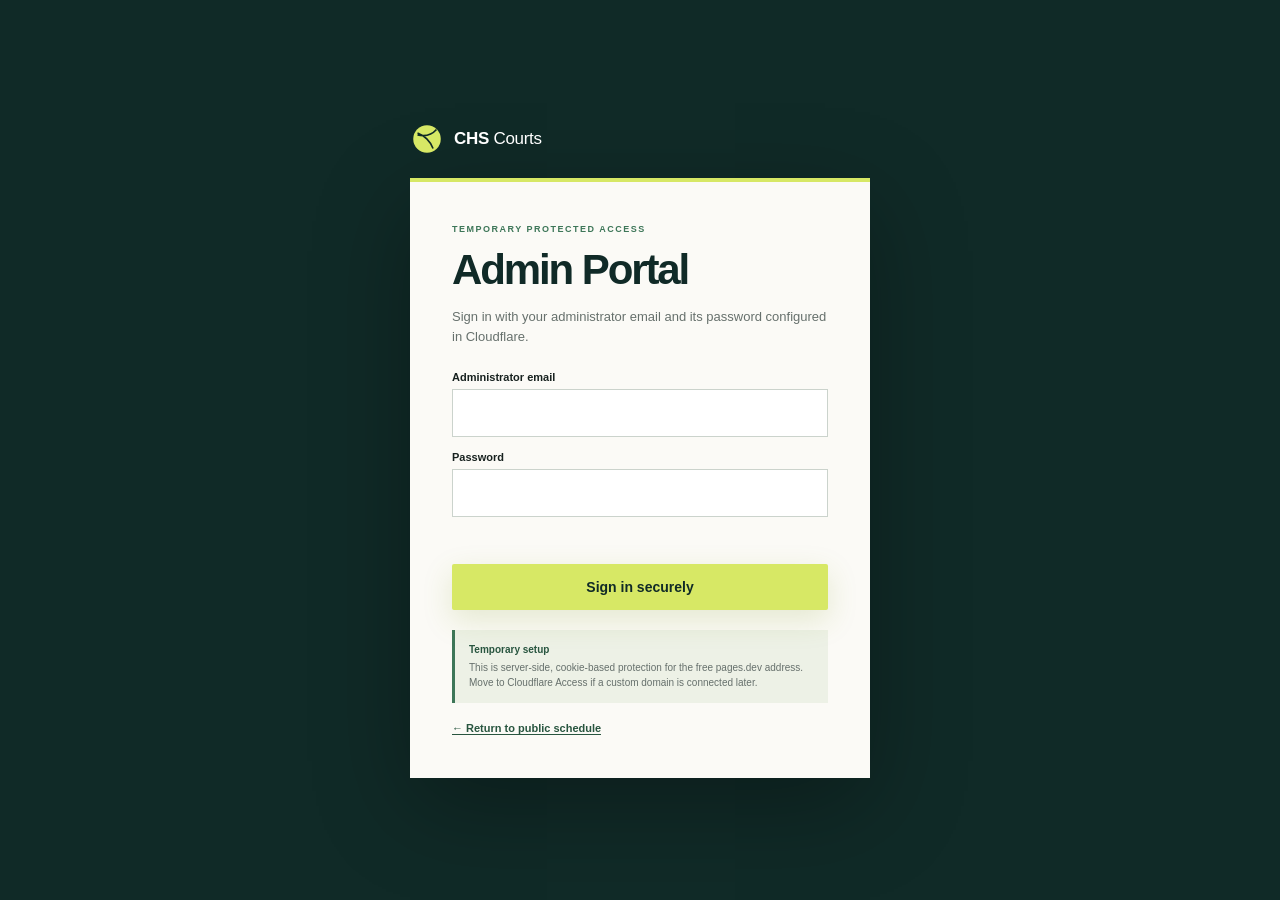
<file: admin-login.html>
<!DOCTYPE html>
<html lang="en">
<head>
  <meta charset="UTF-8" />
  <meta name="viewport" content="width=device-width, initial-scale=1.0" />
  <meta name="theme-color" content="#102a27" />
  <meta name="robots" content="noindex,nofollow" />
  <title>CHS Courts — Admin Sign In</title>
  <link rel="stylesheet" href="styles.css" />
  <link rel="stylesheet" href="admin.css" />
</head>
<body class="login-body">
  <main class="login-shell">
    <a class="brand login-brand" href="/" aria-label="Return to CHS Courts">
      <span class="brand-mark" aria-hidden="true"><svg viewBox="0 0 42 42"><circle cx="21" cy="21" r="17"/><path d="M9.3 13.5c8.1 2.8 16 10.5 19.2 19.2M32.7 9.3c-5.4 6.2-14 8.9-23.4 6.6"/></svg></span>
      <span><strong>CHS</strong> Courts</span>
    </a>
    <section class="login-card" aria-labelledby="loginHeading">
      <span class="admin-kicker">Temporary protected access</span>
      <h1 id="loginHeading">Admin Portal</h1>
      <p>Sign in with your administrator email and its password configured in Cloudflare.</p>
      <form id="adminLoginForm">
        <label><span>Administrator email</span><input id="adminLoginEmail" type="email" autocomplete="username" required /></label>
        <label><span>Password</span><input id="adminLoginPassword" type="password" autocomplete="current-password" required /></label>
        <small class="field-error" id="adminLoginError" role="alert"></small>
        <button class="button button-primary" type="submit">Sign in securely</button>
      </form>
      <aside class="login-security-note"><strong>Temporary setup</strong><span>This is server-side, cookie-based protection for the free pages.dev address. Move to Cloudflare Access if a custom domain is connected later.</span></aside>
      <a class="login-back" href="/">← Return to public schedule</a>
    </section>
  </main>
  <script src="admin-login.js"></script>
</body>
</html>
</file>
<file: styles.css>
:root {
  --navy: #102a27;
  --navy-2: #173c37;
  --green: #3d7658;
  --green-dark: #28553f;
  --lime: #d7e865;
  --cream: #f2eee4;
  --paper: #fbfaf6;
  --ink: #17211f;
  --muted: #66706c;
  --line: #d8ddd7;
  --orange: #ed7a3d;
  --blue: #5e83aa;
  --white: #fff;
  --display: "Avenir Next", Avenir, "Helvetica Neue", sans-serif;
  --body: Inter, ui-sans-serif, -apple-system, BlinkMacSystemFont, "Segoe UI", sans-serif;
  --shadow: 0 20px 60px rgba(22, 43, 37, 0.12);
}

* { box-sizing: border-box; }

html { scroll-behavior: smooth; }

body {
  margin: 0;
  background: var(--paper);
  color: var(--ink);
  font-family: var(--body);
  -webkit-font-smoothing: antialiased;
}

button, input, select, textarea { font: inherit; }
button, a { -webkit-tap-highlight-color: transparent; }
button { color: inherit; }
a { color: inherit; text-decoration: none; }

.noise {
  position: fixed;
  inset: 0;
  z-index: 20;
  pointer-events: none;
  opacity: .035;
  background-image: url("data:image/svg+xml,%3Csvg viewBox='0 0 160 160' xmlns='http://www.w3.org/2000/svg'%3E%3Cfilter id='n'%3E%3CfeTurbulence type='fractalNoise' baseFrequency='.9' numOctaves='4' stitchTiles='stitch'/%3E%3C/filter%3E%3Crect width='100%25' height='100%25' filter='url(%23n)' opacity='.7'/%3E%3C/svg%3E");
}

.topbar {
  height: 78px;
  padding: 0 clamp(24px, 6vw, 96px);
  display: flex;
  align-items: center;
  gap: 42px;
  color: white;
  background: var(--navy);
  border-bottom: 1px solid rgba(255,255,255,.12);
  position: relative;
  z-index: 5;
}

.brand {
  display: inline-flex;
  align-items: center;
  gap: 10px;
  font-family: var(--display);
  font-size: 17px;
  letter-spacing: -.3px;
  white-space: nowrap;
}
.brand strong { font-weight: 800; }
.brand-mark { width: 34px; height: 34px; display: inline-flex; }
.brand-mark svg { width: 100%; height: 100%; fill: var(--lime); }
.brand-mark path { stroke: var(--navy); stroke-width: 2; fill: none; }

.nav-links { display: flex; align-items: center; gap: 32px; margin-left: 16px; }
.nav-links a { font-size: 14px; color: rgba(255,255,255,.72); transition: .2s ease; }
.nav-links a:hover { color: white; }
.owner-link { margin-left: auto; padding: 8px 0; color: var(--lime); border-bottom: 1px solid rgba(215,232,101,.45); font-size: 12px; font-weight: 800; white-space: nowrap; }

.button {
  min-height: 46px;
  padding: 0 21px;
  border: 0;
  border-radius: 2px;
  display: inline-flex;
  align-items: center;
  justify-content: center;
  gap: 24px;
  font-weight: 700;
  font-size: 14px;
  cursor: pointer;
  transition: transform .2s ease, box-shadow .2s ease, background .2s ease;
}
.button:hover { transform: translateY(-2px); }
.button:disabled { opacity: .48; cursor: not-allowed; transform: none; box-shadow: none; }
.button-primary { color: var(--navy); background: var(--lime); box-shadow: 0 10px 30px rgba(130,156,32,.18); }
.button-primary:hover { background: #e1f071; box-shadow: 0 14px 34px rgba(130,156,32,.26); }
.button-light { color: var(--navy); background: white; }
.button-dark { color: white; background: var(--navy); }
.button-ghost { color: var(--navy); background: transparent; border: 1px solid #cbd2cc; }
.header-book { min-height: 42px; }

.hero {
  min-height: 650px;
  background: var(--navy);
  color: white;
  display: grid;
  grid-template-columns: minmax(360px, .85fr) minmax(460px, 1.15fr);
  align-items: center;
  gap: clamp(36px, 7vw, 120px);
  padding: 70px clamp(24px, 8vw, 128px) 90px;
  overflow: hidden;
}

.hero-copy { max-width: 620px; position: relative; z-index: 2; }
.eyebrow {
  display: flex;
  align-items: center;
  gap: 10px;
  margin-bottom: 28px;
  font-size: 11px;
  text-transform: uppercase;
  letter-spacing: 2.2px;
  font-weight: 700;
  color: rgba(255,255,255,.62);
}
.eyebrow span { width: 22px; height: 1px; background: var(--lime); }
.hero h1, .section-heading h2, .rules-intro h2 {
  margin: 0;
  font-family: var(--display);
  font-weight: 700;
  letter-spacing: -.065em;
  line-height: .98;
}
.hero h1 { font-size: clamp(54px, 6.6vw, 96px); }
.hero h1 em, .rules-intro h2 em { color: var(--lime); font-family: Georgia, serif; font-weight: 400; }
.hero-copy > p {
  max-width: 520px;
  margin: 30px 0 36px;
  color: rgba(255,255,255,.7);
  line-height: 1.7;
  font-size: 17px;
}
.hero-actions { display: flex; align-items: center; gap: 30px; }
.hero-actions .button { min-height: 52px; }
.text-link { font-size: 14px; color: rgba(255,255,255,.75); display: inline-flex; gap: 12px; padding: 10px 0; border-bottom: 1px solid rgba(255,255,255,.35); }
.free-proof { margin-top: 26px; color: rgba(255,255,255,.5); font-size: 11px; letter-spacing: .2px; }
.free-proof span { color: var(--lime); font-weight: 900; }

.hero-visual { position: relative; min-height: 460px; display: flex; align-items: center; justify-content: center; }
.sun-orbit {
  position: absolute;
  width: min(42vw, 600px);
  aspect-ratio: 1;
  border: 1px solid rgba(215,232,101,.17);
  border-radius: 50%;
}
.sun-orbit::after { content: ""; position: absolute; width: 10px; height: 10px; background: var(--lime); border-radius: 50%; right: 11%; top: 14%; box-shadow: 0 0 24px var(--lime); }
.court-illustration {
  position: relative;
  width: min(38vw, 530px);
  aspect-ratio: 1.42;
  background: var(--green);
  border: 10px solid #315f49;
  outline: 1px solid rgba(255,255,255,.1);
  transform: perspective(900px) rotateX(58deg) rotateZ(-8deg);
  box-shadow: 25px 45px 0 rgba(0,0,0,.1), 0 60px 90px rgba(0,0,0,.24);
}
.court-lines { position: absolute; inset: 8%; border: 2px solid rgba(255,255,255,.78); }
.court-lines::after, .court-lines::before { content: ""; position: absolute; inset-block: 0; width: 2px; background: rgba(255,255,255,.78); }
.court-lines::before { left: 14%; }
.court-lines::after { right: 14%; }
.net { position: absolute; left: -5%; right: -5%; top: 50%; height: 3px; background: white; box-shadow: 2px 4px 0 rgba(0,0,0,.25); z-index: 2; }
.service-line { position: absolute; height: 2px; background: rgba(255,255,255,.78); left: 14%; right: 14%; }
.service-line-top { top: 26%; }
.service-line-bottom { bottom: 26%; }
.center-line { position: absolute; width: 2px; background: rgba(255,255,255,.78); left: 50%; }
.center-line-top { top: 26%; bottom: 50%; }
.center-line-bottom { top: 50%; bottom: 26%; }
.court-number { position: absolute; z-index: 3; left: 6%; top: 4%; font-family: var(--display); font-size: clamp(44px, 5vw, 72px); font-weight: 800; color: rgba(255,255,255,.12); line-height: 1; }
.court-label { position: absolute; z-index: 3; right: 4%; bottom: 2%; font-size: 10px; color: rgba(255,255,255,.5); letter-spacing: 1.2px; text-transform: uppercase; }
.ball { position: absolute; width: 17px; height: 17px; background: var(--lime); border-radius: 50%; box-shadow: -2px 4px 7px rgba(0,0,0,.3); z-index: 4; }
.ball::after { content: ""; position: absolute; width: 11px; height: 11px; top: 2px; left: -4px; border: 1px solid rgba(255,255,255,.8); border-radius: 50%; }
.ball-one { left: 34%; top: 36%; }
.ball-two { right: 18%; bottom: 15%; opacity: .8; }

.availability-card {
  position: absolute;
  z-index: 4;
  right: 0;
  bottom: 5%;
  width: 190px;
  padding: 18px 20px;
  color: var(--ink);
  background: var(--cream);
  box-shadow: var(--shadow);
}
.availability-card div { display: flex; align-items: center; gap: 8px; margin-bottom: 7px; color: var(--muted); font-size: 12px; }
.availability-card strong { font-family: var(--display); font-size: 17px; }
.pulse { width: 7px; height: 7px; background: #58a46f; border-radius: 50%; box-shadow: 0 0 0 4px rgba(88,164,111,.14); display: inline-block; }

.schedule-section { padding: 100px clamp(20px, 6vw, 96px) 110px; background: var(--cream); }
.section-heading { max-width: 1280px; margin: 0 auto 44px; display: flex; align-items: flex-end; justify-content: space-between; gap: 28px; }
.eyebrow-dark { color: var(--green); margin-bottom: 20px; }
.eyebrow-dark span { background: var(--green); }
.section-heading h2 { font-size: clamp(40px, 5vw, 68px); color: var(--navy); }
.section-heading p { max-width: 590px; margin: 18px 0 0; color: var(--muted); line-height: 1.65; }
.section-heading-actions { display: flex; align-items: center; justify-content: flex-end; gap: 10px; flex-wrap: wrap; }
.issue-button { white-space: nowrap; }

.service-status { max-width: 1280px; min-height: 42px; margin: 0 auto 14px; padding: 10px 14px; display: flex; align-items: center; gap: 10px; color: var(--muted); background: rgba(255,255,255,.58); border: 1px solid rgba(21,54,49,.1); font-size: 11px; line-height: 1.45; }
.service-status .status-dot { width: 8px; height: 8px; flex: 0 0 auto; border-radius: 50%; background: #b3a14a; box-shadow: 0 0 0 4px rgba(179,161,74,.12); }
.service-status.connected { color: var(--green-dark); background: #edf1e6; border-color: #ccd9c8; }
.service-status.connected .status-dot { background: #58a46f; box-shadow: 0 0 0 4px rgba(88,164,111,.14); }
.service-status.unavailable { color: #8d3d34; background: #f7e9e6; border-color: #e0c3bd; }
.service-status.unavailable .status-dot { background: #b54e42; box-shadow: 0 0 0 4px rgba(181,78,66,.12); }

.my-bookings { max-width: 1280px; margin: 0 auto 14px; padding: 18px; background: white; border: 1px solid rgba(21,54,49,.12); box-shadow: 0 10px 28px rgba(27,50,44,.06); }
.my-bookings-header { display: flex; align-items: center; justify-content: space-between; gap: 20px; margin-bottom: 14px; }
.my-bookings-header span { color: var(--green); font-size: 9px; font-weight: 800; text-transform: uppercase; letter-spacing: 1.4px; }
.my-bookings-header h3 { margin: 3px 0 0; font-family: var(--display); font-size: 20px; letter-spacing: -.03em; }
.my-bookings-header-actions { display: flex; align-items: center; gap: 8px; }
.notification-button { min-height: 38px; padding: 0 13px; border: 1px solid #cbd3cc; color: var(--green-dark); background: #f4f6ee; font-size: 11px; font-weight: 800; cursor: pointer; }
.notification-button:disabled { opacity: .65; cursor: default; }
.notice-reset-button { min-height: 38px; padding: 0 13px; color: var(--muted); background: transparent; border: 1px solid #cbd3cc; font-size: 11px; font-weight: 800; cursor: pointer; }
.my-bookings-list { display: grid; gap: 9px; }
.your-booking-card { min-height: 70px; padding: 12px 13px; display: grid; grid-template-columns: minmax(0,1fr) auto; align-items: center; gap: 14px; color: var(--ink); background: #edf1e6; border-left: 4px solid var(--blue); }
.your-booking-card.affected-booking-card { background: #f7e9e6; border-left-color: #b54e42; }
.your-booking-card.replacement-booking-card { background: #e8f0e5; border-left-color: #4d8b65; }
.your-booking-info { min-width: 0; display: grid; gap: 3px; }
.your-booking-info strong { font-family: var(--display); font-size: 14px; }
.your-booking-info span { color: var(--muted); font-size: 11px; white-space: nowrap; overflow: hidden; text-overflow: ellipsis; }
.your-booking-info .rebooking-note { margin-top: 4px; color: #8d3d34; white-space: normal; overflow: visible; line-height: 1.45; }
.your-booking-info .rebooking-note.rebooking-success { color: var(--green-dark); font-weight: 700; }
.your-booking-actions { display: flex; align-items: center; gap: 8px; }
.checkin-button, .card-cancel-button { min-height: 38px; padding: 0 13px; border: 0; font-size: 11px; font-weight: 800; cursor: pointer; }
.checkin-button { color: var(--navy); background: var(--lime); }
.checkin-button:disabled { color: #63706b; background: #dce1da; cursor: default; }
.checkin-button.checked-in { color: white; background: var(--green); }
.card-cancel-button { color: #9d3f34; background: transparent; border: 1px solid #d7bdb8; }
.alternative-booking-button { min-height: 38px; padding: 0 13px; color: var(--green-dark); background: white; border: 1px solid #b8c9bc; font-size: 11px; font-weight: 800; cursor: pointer; }

.booking-history { max-width: 1280px; margin: 0 auto 14px; color: var(--muted); background: rgba(255,255,255,.5); border: 1px solid rgba(21,54,49,.1); }
.booking-history summary { min-height: 44px; padding: 0 15px; display: flex; align-items: center; justify-content: space-between; gap: 16px; cursor: pointer; font-size: 11px; font-weight: 800; }
.booking-history summary strong { color: var(--green-dark); font-size: 10px; }
.booking-history-body { padding: 0 15px 15px; border-top: 1px solid rgba(21,54,49,.08); }
.booking-history-body > p { margin: 12px 0; font-size: 10px; line-height: 1.5; }
.booking-history .your-booking-card { min-height: 58px; background: #f1f1ec; border-left-color: #8b9690; }
.history-delete-one, .delete-history-button { min-height: 36px; padding: 0 12px; color: #8d3d34; background: transparent; border: 1px solid #d7bdb8; font-size: 10px; font-weight: 800; cursor: pointer; }
.delete-history-button { margin-top: 12px; }

.court-status-panel { max-width: 1280px; margin: 0 auto 14px; padding: 15px; color: var(--ink); background: rgba(255,255,255,.58); border: 1px solid rgba(21,54,49,.1); }
.court-status-heading { margin-bottom: 12px; display: flex; align-items: center; justify-content: space-between; gap: 18px; }
.court-status-heading > div:first-child { display: grid; gap: 2px; }
.court-status-heading > div:first-child > span { color: var(--green); font-size: 9px; font-weight: 900; letter-spacing: 1px; text-transform: uppercase; }
.court-status-heading h3 { margin: 0; font-family: var(--display); font-size: 17px; }
.court-status-heading-actions { display: flex; align-items: center; gap: 10px; }
.court-status-heading-actions > strong { color: var(--green-dark); font-size: 10px; }
.court-status-panel[data-has-closures="true"] .court-status-heading-actions > strong { color: #963e34; }
.court-status-list { display: grid; grid-template-columns: repeat(6, minmax(0,1fr)); gap: 7px; }
.court-status-card { min-width: 0; padding: 10px; display: grid; grid-template-columns: 8px minmax(0,1fr); gap: 9px; background: #edf1e7; border: 1px solid #dbe1d8; }
.court-status-card.down { background: #f7e9e6; border-color: #e2c9c4; }
.court-status-marker { width: 8px; height: 8px; margin-top: 4px; border-radius: 50%; background: #4d8b65; }
.court-status-card.down .court-status-marker { background: #ac493e; }
.court-status-card > div { min-width: 0; display: grid; gap: 2px; }
.court-status-card strong { font-family: var(--display); font-size: 12px; }
.court-status-card span, .court-status-card small, .court-status-card time { color: var(--muted); font-size: 9px; line-height: 1.35; overflow-wrap: anywhere; }
.court-status-card.down > div > span { color: #963e34; font-weight: 800; }
.court-status-card time { margin-top: 2px; }

.date-toolbar { max-width: 1280px; margin: 0 auto 14px; min-height: 64px; padding: 10px 12px; display: flex; align-items: center; gap: 9px; background: rgba(255,255,255,.62); border: 1px solid rgba(21,54,49,.1); }
.icon-button { width: 42px; height: 42px; border: 1px solid #d2d8d1; background: transparent; cursor: pointer; font-size: 18px; transition: .2s ease; }
.icon-button:hover { background: var(--navy); color: white; border-color: var(--navy); }
.date-display { position: relative; min-width: 220px; border: 0; background: transparent; text-align: left; display: grid; padding: 3px 34px 3px 10px; cursor: pointer; }
.date-display .date-kicker { color: var(--green); font-size: 10px; font-weight: 800; text-transform: uppercase; letter-spacing: 1.3px; }
.date-display strong { font-family: var(--display); font-size: 15px; }
.calendar-icon { position: absolute; right: 5px; top: 11px; color: var(--muted); }
.toolbar-spacer { flex: 1; }
.legend { display: flex; gap: 20px; padding-right: 6px; color: var(--muted); font-size: 12px; }
.legend span { display: flex; align-items: center; gap: 7px; white-space: nowrap; }
.legend i { width: 9px; height: 9px; border-radius: 2px; }
.legend-booked { background: var(--orange); }
.legend-yours { background: var(--blue); }
.legend-priority { background: #725796; }
.legend-maintenance { background: #a8463d; }
.visually-hidden { position: absolute; opacity: 0; pointer-events: none; width: 1px; height: 1px; }

.schedule-shell { max-width: 1280px; margin: 0 auto; background: var(--paper); box-shadow: 0 15px 45px rgba(27,50,44,.08); border: 1px solid rgba(21,54,49,.11); }
.schedule-scroll { max-height: 695px; overflow: auto; scrollbar-width: thin; scrollbar-color: #a8b3ab transparent; overscroll-behavior: contain; -webkit-overflow-scrolling: touch; }
.schedule-grid { min-width: 900px; display: grid; grid-template-columns: 86px repeat(6, minmax(125px, 1fr)); position: relative; }
.schedule-grid::after { content: ""; position: absolute; top: 70px; bottom: 0; left: 86px; width: calc(100% - 86px); pointer-events: none; background: linear-gradient(90deg, transparent 49.8%, rgba(18,56,48,.035) 50%, transparent 50.2%); background-size: calc((100%)/6) 100%; }
.corner-cell, .court-header { height: 70px; background: var(--navy); color: white; position: sticky; top: 0; z-index: 7; border-right: 1px solid rgba(255,255,255,.1); }
.corner-cell { left: 0; z-index: 9; display: flex; align-items: center; justify-content: center; font-size: 10px; text-transform: uppercase; letter-spacing: 1.5px; color: rgba(255,255,255,.5); }
.court-header { display: flex; flex-direction: column; align-items: center; justify-content: center; scroll-snap-align: start; }
.court-header strong { font-family: var(--display); font-size: 15px; }
.time-cell { height: 58px; background: #f5f3ec; border-right: 1px solid var(--line); border-bottom: 1px solid var(--line); position: sticky; left: 0; z-index: 4; display: flex; align-items: flex-start; justify-content: center; padding-top: 8px; color: #76807c; font-size: 11px; font-weight: 600; }
.slot {
  appearance: none;
  min-width: 0;
  padding: 0;
  height: 58px;
  position: relative;
  z-index: 1;
  background: rgba(255,255,255,.6);
  border: 0;
  border-right: 1px solid var(--line);
  border-bottom: 1px solid var(--line);
  cursor: pointer;
  transition: background .15s ease;
}
.slot:focus-visible { outline: 3px solid var(--lime); outline-offset: -3px; z-index: 3; }
.slot::after { content: ""; position: absolute; left: 0; right: 0; top: 50%; border-top: 1px dashed rgba(28,62,52,.09); }
.slot:hover { background: #edf2df; }
.slot:hover::before { content: "+ Book"; position: absolute; inset: 0; display: grid; place-items: center; color: var(--green-dark); font-size: 11px; font-weight: 700; z-index: 2; }
.booking-block {
  position: absolute;
  margin: 4px;
  padding: 7px 9px;
  z-index: 5;
  color: white;
  background: var(--orange);
  border-left: 3px solid #b9501d;
  box-shadow: 0 4px 10px rgba(74,50,29,.11);
  overflow: hidden;
  cursor: default;
}
.booking-block.yours { background: var(--blue); border-left-color: #315c88; }
.booking-block.priority-block {
  background: repeating-linear-gradient(135deg, #725796 0, #725796 9px, #8065a3 9px, #8065a3 18px);
  border-left-color: #4d3869;
}
.booking-block.maintenance-block { background: repeating-linear-gradient(135deg, #943d35 0, #943d35 9px, #a94c43 9px, #a94c43 18px); border-left-color: #66251f; }
.booking-block strong, .booking-block span { display: block; white-space: nowrap; overflow: hidden; text-overflow: ellipsis; }
.booking-block strong { font-size: 11px; }
.booking-block span { margin-top: 2px; font-size: 9px; opacity: .82; }
.booking-block .cancel-booking { position: absolute; right: 4px; top: 4px; width: 20px; height: 20px; border-radius: 50%; border: 0; color: white; background: rgba(0,0,0,.18); cursor: pointer; display: flex; align-items: center; justify-content: center; }
.past-slot { background: #f0efe9; cursor: not-allowed; }
.past-slot:hover { background: #f0efe9; }
.past-slot:hover::before { content: none; }
.past-slot::before { content: ""; position: absolute; inset: 0; background-image: linear-gradient(135deg, transparent 46%, rgba(41,62,56,.05) 47%, rgba(41,62,56,.05) 53%, transparent 54%); background-size: 10px 10px; }
.outside-window-slot { background: #e5e4df; cursor: not-allowed; }
.outside-window-slot:hover { background: #e5e4df; }
.outside-window-slot:hover::before { content: none; }
.outside-window-slot::before { content: ""; position: absolute; inset: 0; background-image: linear-gradient(135deg, transparent 46%, rgba(41,62,56,.08) 47%, rgba(41,62,56,.08) 53%, transparent 54%); background-size: 9px 9px; }
.window-message { max-width: 1280px; margin: 0 auto 14px; padding: 12px 15px; color: #6d5740; background: #f7ebd9; border-left: 4px solid #bf8e48; font-size: 12px; font-weight: 700; }
.now-line { position: absolute; z-index: 6; height: 2px; background: #dc5046; left: 72px; right: 0; pointer-events: none; }
.now-line::before { content: ""; width: 8px; height: 8px; border-radius: 50%; background: #dc5046; position: absolute; left: 10px; top: -3px; }
.now-label { position: absolute; left: 8px; top: -9px; color: #c64138; background: var(--paper); padding: 0 5px; font-size: 9px; font-weight: 800; text-transform: uppercase; letter-spacing: .8px; }
.schedule-footer { min-height: 48px; padding: 0 16px; display: flex; align-items: center; justify-content: space-between; border-top: 1px solid var(--line); color: var(--muted); font-size: 11px; }
.mobile-scroll-note { display: none; }
.jump-now { border: 0; background: none; color: var(--green-dark); font-size: 11px; font-weight: 700; display: inline-flex; align-items: center; gap: 8px; cursor: pointer; }

.rules-section { padding: 110px clamp(24px, 8vw, 128px); background: var(--green-dark); color: white; display: grid; grid-template-columns: .8fr 1.2fr; gap: clamp(60px, 9vw, 160px); }
.eyebrow-light { margin-bottom: 24px; }
.rules-intro h2 { font-size: clamp(44px, 5vw, 70px); }
.rules-intro p { max-width: 440px; color: rgba(255,255,255,.65); line-height: 1.7; margin-top: 26px; }
.etiquette-note { max-width: 460px; margin-top: 30px; padding: 16px 18px; display: grid; gap: 6px; color: rgba(255,255,255,.62); background: rgba(255,255,255,.045); border-left: 3px solid rgba(215,232,101,.7); font-size: 11px; line-height: 1.55; }
.etiquette-note strong { color: white; font-family: var(--display); font-size: 12px; }
.rule-list { border-top: 1px solid rgba(255,255,255,.2); }
.rule-list article { display: grid; grid-template-columns: 64px 1fr; gap: 28px; padding: 30px 0; border-bottom: 1px solid rgba(255,255,255,.2); }
.rule-number { color: var(--lime); font-family: var(--display); font-size: 12px; letter-spacing: 1px; }
.rule-list h3 { font-family: var(--display); margin: 0 0 8px; font-size: 21px; }
.rule-list p { margin: 0; color: rgba(255,255,255,.62); line-height: 1.5; }

.weather-advisory {
  max-width: 1280px;
  min-height: 70px;
  margin: 0 auto 14px;
  padding: 15px 18px;
  display: grid;
  grid-template-columns: 42px minmax(0,1fr) auto;
  align-items: center;
  gap: 14px;
  color: var(--green-dark);
  background: #edf1e6;
  border: 1px solid #d0d9cb;
  border-left: 4px solid #6b9b76;
}
.weather-advisory.rain, .weather-advisory.snow { background: #e7eff2; border-left-color: #4c7890; }
.weather-advisory.heat { background: #fff0db; border-left-color: var(--orange); }
.weather-advisory.storm { color: #4b2e2b; background: #f7e2df; border-left-color: #a8463d; }
.weather-advisory.unavailable { color: var(--muted); background: #efeee9; border-left-color: #929994; }
.weather-icon { width: 42px; height: 42px; display: grid; place-items: center; border-radius: 50%; color: white; background: var(--green); font-size: 20px; }
.rain .weather-icon, .snow .weather-icon { background: #4c7890; }
.heat .weather-icon { color: var(--navy); background: #efaf4b; }
.storm .weather-icon { background: #a8463d; }
.unavailable .weather-icon { background: #929994; }
.weather-advisory > div { display: grid; gap: 3px; }
.weather-advisory strong { font-family: var(--display); font-size: 14px; }
.weather-advisory div span { color: var(--muted); font-size: 12px; line-height: 1.45; }
.weather-meta { color: var(--muted); font-size: 10px; white-space: nowrap; }

.priority-section { padding: 110px clamp(24px, 7vw, 112px); color: var(--ink); background: #e9ebdf; }
.priority-heading { max-width: 820px; margin: 0 auto 44px; text-align: center; }
.priority-heading h2 { margin: 0; color: var(--navy); font-family: var(--display); font-size: clamp(38px, 5vw, 64px); letter-spacing: -.045em; }
.priority-heading p { max-width: 680px; margin: 18px auto 0; color: var(--muted); line-height: 1.65; }
.priority-grid { max-width: 1120px; margin: 0 auto; display: grid; grid-template-columns: 1fr 1fr; gap: 22px; }
.priority-card { padding: clamp(28px, 4vw, 46px); display: flex; flex-direction: column; align-items: flex-start; background: var(--paper); border: 1px solid rgba(21,54,49,.12); box-shadow: 0 16px 40px rgba(26,48,41,.07); }
.priority-card-school { color: white; background: var(--green-dark); }
.priority-tag { margin-bottom: 20px; padding: 7px 9px; color: var(--green-dark); background: var(--lime); font-size: 9px; font-weight: 900; letter-spacing: 1.2px; text-transform: uppercase; }
.priority-card h3 { margin: 0 0 12px; font-family: var(--display); font-size: 28px; letter-spacing: -.035em; }
.priority-card > p { min-height: 50px; margin: 0 0 18px; color: var(--muted); line-height: 1.55; }
.priority-card-school > p { color: rgba(255,255,255,.66); }
.priority-card ul { min-height: 112px; margin: 0 0 26px; padding-left: 20px; color: var(--muted); line-height: 1.8; font-size: 13px; }
.priority-card-school ul { color: rgba(255,255,255,.72); }
.reviewer-line { width: 100%; margin: auto 0 22px; padding: 13px 14px; display: grid; gap: 4px; color: var(--muted); background: #edf1e6; border-left: 3px solid var(--green); font-size: 11px; line-height: 1.45; }
.reviewer-line strong { color: var(--green-dark); font-family: var(--display); font-size: 12px; }
.reviewer-line-school { color: rgba(255,255,255,.68); background: rgba(255,255,255,.06); border-left-color: var(--lime); }
.reviewer-line-school strong { color: white; }
.source-link { margin-top: 17px; color: var(--green-dark); border-bottom: 1px solid currentColor; font-size: 11px; font-weight: 700; }
.priority-card-school .source-link { color: rgba(255,255,255,.72); }

footer { min-height: 120px; padding: 30px clamp(24px, 6vw, 96px); background: var(--navy); color: rgba(255,255,255,.5); display: flex; align-items: center; gap: 40px; font-size: 12px; }
.footer-brand { color: white; margin-right: auto; }

.booking-dialog {
  width: min(630px, calc(100vw - 32px));
  max-height: calc(100vh - 32px);
  padding: 0;
  border: 0;
  border-radius: 4px;
  color: var(--ink);
  background: var(--paper);
  box-shadow: 0 32px 100px rgba(4,20,16,.35);
}
.booking-dialog::backdrop { background: rgba(6,26,23,.74); backdrop-filter: blur(5px); }
.booking-dialog[open] { animation: dialog-in .25s ease both; }
@keyframes dialog-in { from { opacity: 0; transform: translateY(16px) scale(.98); } to { opacity: 1; transform: none; } }
.booking-dialog form { padding: 34px; }
.dialog-header { display: flex; align-items: flex-start; justify-content: space-between; }
.dialog-kicker { color: var(--green); font-size: 10px; text-transform: uppercase; letter-spacing: 1.6px; font-weight: 800; }
.dialog-header h2 { margin: 7px 0 0; font-family: var(--display); font-size: 34px; letter-spacing: -.04em; }
.close-button { width: 38px; height: 38px; border: 1px solid #d6dad5; background: transparent; font-size: 25px; cursor: pointer; line-height: 1; }
.dialog-summary { margin: 24px 0; padding: 13px 16px; background: #e7ebdf; color: var(--green-dark); display: flex; gap: 8px; font-size: 13px; }
.summary-date { font-weight: 700; }
.form-grid { display: grid; grid-template-columns: 1fr 1fr; gap: 18px; }
.form-grid .span-two { grid-column: 1 / -1; }
.form-grid label > span { display: block; margin-bottom: 7px; font-size: 12px; font-weight: 700; }
.form-grid input, .form-grid select, .form-grid textarea { width: 100%; height: 48px; padding: 0 13px; color: var(--ink); background: white; border: 1px solid #ccd3cc; border-radius: 1px; outline: none; }
.form-grid textarea { min-height: 94px; padding-block: 12px; resize: vertical; line-height: 1.45; }
.form-grid input:focus, .form-grid select:focus, .form-grid textarea:focus { border-color: var(--green); box-shadow: 0 0 0 3px rgba(61,118,88,.1); }
.form-grid label small { color: var(--muted); font-weight: 500; }
.field-error { display: block; min-height: 17px; padding-top: 4px; color: #b74635; font-size: 10px; }
.availability-message { min-height: 20px; margin: 16px 0 8px; font-size: 12px; font-weight: 600; }
.availability-message.available { color: var(--green); }
.availability-message.unavailable { color: #b74635; }
.dialog-weather { margin: 4px 0 16px; padding: 12px 13px; display: grid; gap: 3px; color: #4b2e2b; background: #fff0db; border-left: 3px solid var(--orange); }
.dialog-weather[hidden] { display: none; }
.dialog-weather strong { font-size: 12px; }
.dialog-weather span { color: #6e5650; font-size: 10px; line-height: 1.45; }
.priority-dialog-note { margin: 22px 0; padding: 13px 15px; color: var(--muted); background: #edf1e6; border-left: 3px solid var(--green); font-size: 12px; line-height: 1.5; }
.maintenance-dialog { width: min(720px, calc(100vw - 32px)); }
.guardrail-note { margin: -8px 0 20px; padding: 12px 14px; display: grid; gap: 3px; color: #6d5740; background: #f7ebd9; border-left: 3px solid #bf8e48; font-size: 10px; line-height: 1.45; }
.guardrail-note strong { color: #59432e; font-size: 11px; }
.public-court-selection { margin: 0; padding: 13px; display: flex; flex-wrap: wrap; gap: 9px 15px; border: 1px solid #cbd3cc; }
.public-court-selection legend { padding: 0 7px; color: var(--green-dark); font-size: 11px; font-weight: 800; }
.public-court-selection label { display: inline-flex; align-items: center; gap: 6px; color: var(--muted); font-size: 11px; }
.public-court-selection input { width: auto; height: auto; margin: 0; accent-color: var(--green); }
.status-choice { margin: 0; padding: 13px; display: grid; grid-template-columns: 1fr 1fr; gap: 9px; border: 1px solid #cbd3cc; }
.status-choice legend { padding: 0 7px; color: var(--green-dark); font-size: 11px; font-weight: 800; }
.status-choice label { min-height: 62px; padding: 10px; display: flex; align-items: flex-start; gap: 9px; background: #f1f3ec; border: 1px solid transparent; cursor: pointer; }
.status-choice label:has(input:checked) { background: #edf3e6; border-color: var(--green); }
.status-choice input { width: auto; height: auto; margin: 3px 0 0; accent-color: var(--green); }
.status-choice label > span { margin: 0; display: grid; gap: 2px; }
.status-choice strong { font-family: var(--display); font-size: 13px; }
.status-choice small { color: var(--muted); font-size: 10px; font-weight: 500; }
.closure-confirmation { margin-top: 18px; padding: 14px; display: grid; gap: 5px; color: var(--green-dark); background: #edf1e6; border: 1px solid #cbd9c7; font-size: 11px; }
.closure-confirmation[hidden] { display: none; }
.closure-confirmation code { overflow-wrap: anywhere; color: var(--ink); font-weight: 800; }
.code-removal { margin-top: 12px; border: 1px solid #d5dad4; background: rgba(255,255,255,.55); }
.code-removal summary { padding: 12px 14px; color: var(--green-dark); cursor: pointer; font-size: 11px; font-weight: 800; }
.code-removal-fields { padding: 0 14px 14px; display: grid; grid-template-columns: 1fr 1fr auto; align-items: end; gap: 10px; }
.code-removal-fields label > span { display: block; margin-bottom: 6px; color: var(--muted); font-size: 10px; font-weight: 700; }
.code-removal-fields input { width: 100%; height: 42px; padding: 0 11px; border: 1px solid #ccd3cc; background: white; }
.code-removal-fields .button { min-height: 42px; }
.maintenance-report-card { border-left-color: #943d35; }
.maintenance-report-card .your-booking-info small { color: var(--green-dark); overflow-wrap: anywhere; }
.priority-agreement { margin-top: 18px; }
.priority-days { margin: 17px 0; padding: 13px; display: flex; flex-wrap: wrap; gap: 8px 14px; border: 1px solid #cbd3cc; }
.priority-days legend { padding: 0 7px; color: var(--green-dark); font-size: 11px; font-weight: 800; }
.priority-days label { display: inline-flex; align-items: center; gap: 5px; color: var(--muted); font-size: 11px; }
.priority-days input { accent-color: var(--green); }
.icon-button:disabled { opacity: .35; cursor: default; }
.icon-button:disabled:hover { color: inherit; background: transparent; border-color: #d2d8d1; }
.agreement { display: flex; align-items: flex-start; gap: 10px; color: var(--muted); font-size: 12px; line-height: 1.45; cursor: pointer; }
.agreement input { margin-top: 2px; accent-color: var(--green); }
.reminder-option { margin-top: 13px; padding: 12px 13px; display: flex; align-items: flex-start; gap: 10px; color: var(--ink); background: #edf1e6; border: 1px solid #d4dccf; cursor: pointer; }
.reminder-option input { margin-top: 3px; accent-color: var(--green); }
.reminder-option span { display: grid; gap: 2px; }
.reminder-option strong { font-size: 12px; }
.reminder-option small { color: var(--muted); font-size: 10px; line-height: 1.45; }
.dialog-actions { display: flex; justify-content: flex-end; gap: 10px; margin-top: 25px; padding-top: 22px; border-top: 1px solid #dde1dc; }
.confirm-button { min-width: 220px; }

.toast { position: fixed; z-index: 30; right: 24px; bottom: 24px; width: min(360px, calc(100vw - 32px)); padding: 16px; color: white; background: var(--navy); box-shadow: var(--shadow); display: flex; align-items: center; gap: 13px; transform: translateY(140%); opacity: 0; transition: .35s cubic-bezier(.2,.8,.2,1); }
.toast.show { transform: none; opacity: 1; }
.toast-icon { width: 30px; height: 30px; display: grid; place-items: center; border-radius: 50%; color: var(--navy); background: var(--lime); font-weight: 900; }
.toast div { display: grid; gap: 2px; font-size: 12px; }
.toast div span { color: rgba(255,255,255,.65); }
.toast button { margin-left: auto; color: white; border: 0; background: none; font-size: 20px; cursor: pointer; }

@media (max-width: 900px) {
  .nav-links { display: none; }
  .hero { min-height: auto; grid-template-columns: 1fr; padding-top: 70px; }
  .hero-copy { max-width: 700px; }
  .hero-visual { min-height: 410px; }
  .court-illustration { width: min(72vw, 520px); }
  .sun-orbit { width: min(80vw, 600px); }
  .availability-card { right: 6%; }
  .rules-section { grid-template-columns: 1fr; }
  .priority-grid { grid-template-columns: 1fr; }
  .date-toolbar { flex-wrap: wrap; padding: 10px; }
  .date-display { min-width: 0; flex: 1; }
  .toolbar-spacer { display: none; }
  .legend { order: 2; width: 100%; flex-wrap: wrap; justify-content: flex-start; gap: 8px 16px; padding: 8px 2px 0; border-top: 1px solid #dde1dc; }
  .code-removal-fields { grid-template-columns: 1fr 1fr; }
  .code-removal-fields .button { grid-column: 1 / -1; }
  footer { flex-wrap: wrap; gap: 15px 28px; }
  .footer-brand { flex-basis: 100%; }
}

@media (max-width: 640px) {
  .topbar { height: 66px; padding: 0 18px; gap: 10px; }
  .header-book { min-height: 38px; padding: 0 13px; }
  .owner-link { font-size: 0; border: 0; }
  .owner-link::after { content: "Admin"; font-size: 11px; }
  .hero { padding: 58px 20px 64px; }
  .hero h1 { font-size: clamp(48px, 15vw, 66px); }
  .hero-copy > p { font-size: 15px; }
  .hero-actions { align-items: flex-start; flex-direction: column; gap: 16px; }
  .hero-visual { min-height: 330px; margin-top: 15px; }
  .court-illustration { width: 78vw; border-width: 7px; }
  .availability-card { right: 0; bottom: 0; }
  .schedule-section { padding: 76px 14px 80px; }
  .section-heading { display: block; margin-inline: 7px; }
  .section-heading-actions { margin-top: 25px; width: 100%; }
  .section-heading .button { width: 100%; }
  .service-status { align-items: flex-start; padding: 12px; }
  .my-bookings { padding: 14px; }
  .my-bookings-header { align-items: flex-start; flex-direction: column; }
  .my-bookings-header-actions { width: 100%; align-items: stretch; flex-direction: column; }
  .notification-button, .notice-reset-button { width: 100%; }
  .court-status-heading { align-items: flex-start; flex-direction: column; }
  .court-status-heading-actions { width: 100%; align-items: stretch; flex-direction: column; }
  .court-status-list { grid-template-columns: repeat(2, minmax(0,1fr)); }
  .booking-history summary { min-height: 50px; }
  .your-booking-info span { white-space: normal; }
  .your-booking-card { grid-template-columns: 1fr; }
  .your-booking-actions { width: 100%; }
  .your-booking-actions button { flex: 1; }
  .legend span { font-size: 10px; }
  .weather-advisory { grid-template-columns: 38px minmax(0,1fr); padding: 13px; }
  .weather-icon { width: 38px; height: 38px; }
  .weather-meta { grid-column: 2; }
  .priority-section { padding: 80px 16px; }
  .priority-heading { text-align: left; }
  .priority-card { padding: 28px 22px; }
  .priority-card > p, .priority-card ul { min-height: 0; }
  .schedule-scroll { max-height: 620px; scroll-snap-type: x proximity; scroll-padding-left: 86px; }
  .schedule-grid { min-width: 848px; grid-template-columns: 86px repeat(6, 127px); }
  .desktop-scroll-note { display: none; }
  .mobile-scroll-note { display: inline; color: var(--green-dark); font-weight: 700; }
  .rules-section { padding: 80px 24px; }
  .rule-list article { grid-template-columns: 46px 1fr; gap: 16px; }
  footer { padding: 32px 24px; }
  .booking-dialog form { padding: 24px 20px; }
  .dialog-header h2 { font-size: 29px; }
  .form-grid { grid-template-columns: 1fr; gap: 8px; }
  .form-grid .span-two { grid-column: auto; }
  .status-choice { grid-template-columns: 1fr; }
  .code-removal-fields { grid-template-columns: 1fr; }
  .code-removal-fields .button { grid-column: auto; width: 100%; }
  .dialog-actions { flex-direction: column-reverse; }
  .dialog-actions .button { width: 100%; }
}

@media (max-width: 380px) {
  .brand { font-size: 15px; }
  .brand-mark { width: 30px; height: 30px; }
  .header-book { padding-inline: 11px; font-size: 12px; }
  .hero { padding-inline: 17px; }
  .hero h1 { font-size: 47px; }
  .legend span { font-size: 9px; }
  .date-display strong { font-size: 13px; }
}

@media (prefers-reduced-motion: reduce) {
  *, *::before, *::after { scroll-behavior: auto !important; animation-duration: .01ms !important; transition-duration: .01ms !important; }
}
</file>
<file: admin.css>
.admin-body { min-height: 100vh; background: #eef0e6; }
.admin-topbar { position: sticky; top: 0; }
.admin-badge { padding: 6px 9px; color: var(--navy); background: var(--lime); font-size: 9px; font-weight: 900; letter-spacing: 1.2px; text-transform: uppercase; }
.admin-public-link { margin-left: auto; color: rgba(255,255,255,.72); font-size: 12px; border-bottom: 1px solid rgba(255,255,255,.35); }
.admin-main { width: min(1220px, calc(100% - 40px)); margin: 0 auto; padding: 68px 0 100px; }
.admin-hero { display: grid; grid-template-columns: minmax(0,1fr) 340px; align-items: end; gap: 40px; margin-bottom: 34px; }
.admin-kicker { display: block; margin-bottom: 12px; color: var(--green); font-size: 9px; font-weight: 900; letter-spacing: 1.5px; text-transform: uppercase; }
.admin-hero h1 { margin: 0; color: var(--navy); font-family: var(--display); font-size: clamp(46px, 6vw, 76px); line-height: .98; letter-spacing: -.055em; }
.admin-hero h1 em { color: var(--green); font-weight: 500; }
.admin-hero p { max-width: 700px; margin: 22px 0 0; color: var(--muted); font-size: 15px; line-height: 1.65; }
.admin-purpose-note { margin: -12px 0 22px; padding: 17px 20px; display: grid; grid-template-columns: auto 1fr; align-items: center; gap: 18px; color: var(--muted); background: var(--paper); border: 1px solid rgba(21,54,49,.1); font-size: 12px; line-height: 1.5; }
.admin-purpose-note strong { color: var(--green-dark); font-family: var(--display); }
.owner-card { padding: 22px; display: grid; gap: 5px; color: white; background: var(--green-dark); border-left: 4px solid var(--lime); }
.owner-card > span { color: var(--lime); font-size: 9px; font-weight: 900; letter-spacing: 1.3px; text-transform: uppercase; }
.owner-card strong { overflow-wrap: anywhere; font-family: var(--display); font-size: 17px; }
.owner-card small { color: rgba(255,255,255,.62); }
.owner-card a { width: fit-content; margin-top: 10px; color: var(--lime); border-bottom: 1px solid currentColor; font-size: 11px; font-weight: 800; }
.admin-alert { margin-bottom: 22px; padding: 18px 20px; display: grid; gap: 4px; color: #692d25; background: #f8e7e1; border-left: 4px solid #b74635; }
.admin-alert[hidden] { display: none; }
.admin-alert span { font-size: 12px; line-height: 1.5; }
.admin-stats { display: grid; grid-template-columns: repeat(5,1fr); gap: 12px; margin-bottom: 22px; }
.admin-stats article { min-height: 106px; padding: 20px; display: flex; align-items: flex-end; justify-content: space-between; color: var(--muted); background: var(--paper); border: 1px solid rgba(21,54,49,.1); }
.admin-stats span { font-size: 10px; font-weight: 800; text-transform: uppercase; letter-spacing: .8px; }
.admin-stats strong { color: var(--navy); font-family: var(--display); font-size: 34px; }
.admin-panel { margin-bottom: 22px; padding: clamp(24px, 4vw, 38px); background: var(--paper); border: 1px solid rgba(21,54,49,.1); box-shadow: 0 12px 32px rgba(27,50,44,.05); }
.admin-panel-heading { display: flex; align-items: flex-end; justify-content: space-between; gap: 22px; margin-bottom: 24px; }
.admin-panel-heading h2 { margin: 0; color: var(--navy); font-family: var(--display); font-size: 26px; letter-spacing: -.035em; }
.admin-panel-copy { margin: -12px 0 22px; color: var(--muted); font-size: 12px; line-height: 1.55; }
.admin-controls { display: flex; align-items: flex-end; gap: 9px; }
.admin-controls label { display: grid; gap: 5px; color: var(--muted); font-size: 9px; font-weight: 800; text-transform: uppercase; letter-spacing: .8px; }
.admin-controls input { height: 46px; padding: 0 10px; color: var(--ink); background: white; border: 1px solid #ccd3cc; }
.admin-grid { display: grid; grid-template-columns: 1.08fr .92fr; gap: 22px; }
.admin-grid .admin-panel { min-width: 0; }
.status-admin-grid { margin-bottom: 28px; display: grid; grid-template-columns: minmax(300px,.75fr) minmax(0,1.25fr); gap: 24px; align-items: start; }
.status-list-title, .status-history-heading h3 { margin: 0 0 10px; color: var(--green-dark); font-family: var(--display); font-size: 15px; }
.current-status-list { display: grid; grid-template-columns: repeat(3,minmax(0,1fr)); gap: 8px; }
.admin-status-card { min-width: 0; padding: 11px; display: grid; gap: 9px; background: #edf1e8; border-left: 3px solid #4d8b65; }
.admin-status-card.down { background: #f7e9e6; border-left-color: #a9493d; }
.admin-status-card > div { min-width: 0; display: grid; gap: 2px; }
.admin-status-card strong { font-family: var(--display); font-size: 12px; }
.admin-status-card span, .admin-status-card small, .admin-status-card time { color: var(--muted); font-size: 9px; line-height: 1.4; overflow-wrap: anywhere; }
.admin-status-card.down span { color: #8b3329; font-weight: 800; }
.admin-status-card button, .status-history-row button { width: fit-content; min-height: 32px; padding: 0 9px; color: var(--green-dark); background: white; border: 1px solid #bdcabe; font-size: 9px; font-weight: 900; cursor: pointer; }
.status-history-heading { margin-top: 2px; display: flex; align-items: baseline; justify-content: space-between; gap: 14px; }
.status-history-heading span { color: var(--muted); font-size: 9px; }
.status-history-list { display: grid; gap: 7px; }
.status-history-row { min-height: 62px; padding: 11px 13px; display: grid; grid-template-columns: minmax(0,1fr) auto; align-items: center; gap: 14px; background: #eef1e8; border-left: 3px solid #4d8b65; }
.status-history-row.down { background: #f7e9e6; border-left-color: #a9493d; }
.status-history-row > div { min-width: 0; display: grid; gap: 2px; }
.status-history-row strong { font-family: var(--display); font-size: 12px; }
.status-history-row span, .status-history-row small { color: var(--muted); font-size: 9px; line-height: 1.4; overflow-wrap: anywhere; }
.status-history-row button { color: #8b3329; border-color: #d8b8b2; }

.management-form { display: grid; grid-template-columns: 1fr 1fr; gap: 14px; }
.management-form label { display: grid; gap: 6px; }
.management-form label > span { font-size: 11px; font-weight: 800; }
.management-form input, .management-form select, .management-form textarea { width: 100%; min-height: 44px; padding: 0 11px; color: var(--ink); background: white; border: 1px solid #cbd3cc; }
.management-form textarea { min-height: 84px; padding-block: 10px; resize: vertical; }
.management-form input:focus, .management-form select:focus, .management-form textarea:focus { outline: 0; border-color: var(--green); box-shadow: 0 0 0 3px rgba(61,118,88,.1); }
.span-two { grid-column: 1 / -1; }
.selection-field { margin: 0; padding: 12px; display: flex; flex-wrap: wrap; gap: 10px 16px; border: 1px solid #cbd3cc; }
.selection-field legend { padding: 0 6px; color: var(--green-dark); font-size: 10px; font-weight: 900; }
.selection-field label { display: inline-flex; align-items: center; gap: 5px; color: var(--muted); font-size: 11px; }
.selection-field input { width: auto; min-height: 0; accent-color: var(--green); }

.data-list, .compact-list, .request-list { display: grid; gap: 10px; }
.data-row { min-height: 72px; padding: 13px 15px; display: grid; grid-template-columns: minmax(0,1fr) auto; align-items: center; gap: 14px; background: #eef1e8; border-left: 4px solid var(--green); }
.data-row.canceled, .data-row.affected { background: #f7e9e6; border-left-color: #a9493d; }
.data-row > div { min-width: 0; display: grid; gap: 3px; }
.data-row strong { font-family: var(--display); font-size: 13px; }
.data-row span, .data-row small { color: var(--muted); font-size: 10px; line-height: 1.45; overflow-wrap: anywhere; }
.small-danger { min-height: 36px; padding: 0 11px; color: #8b3329; background: transparent; border: 1px solid #d8b8b2; font-size: 10px; font-weight: 900; cursor: pointer; }
.compact-card { padding: 14px; display: grid; gap: 5px; background: #eef1e8; border-left: 3px solid var(--green); }
.compact-card.removed { opacity: .66; border-left-color: #929994; }
.compact-card strong { font-family: var(--display); font-size: 13px; }
.compact-card span, .compact-card small { color: var(--muted); font-size: 10px; line-height: 1.45; overflow-wrap: anywhere; }
.compact-card button { width: fit-content; min-height: 34px; margin-top: 5px; padding: 0 10px; color: #8b3329; background: white; border: 1px solid #d8b8b2; font-size: 9px; font-weight: 900; cursor: pointer; }
.admin-empty { margin: 0; padding: 26px; color: var(--muted); background: #f0f1eb; text-align: center; }

.request-card { padding: 18px; display: grid; grid-template-columns: minmax(0,1.4fr) minmax(250px,.7fr); gap: 20px; align-items: start; background: #eef1e8; border-left: 4px solid #b79b3c; }
.request-card.approved { border-left-color: var(--green); }
.request-card.rejected { border-left-color: #b74635; }
.request-meta { display: flex; flex-wrap: wrap; gap: 7px 14px; color: var(--muted); font-size: 11px; }
.request-type { padding: 5px 7px; color: var(--green-dark); background: var(--lime); font-weight: 900; text-transform: uppercase; letter-spacing: .8px; }
.request-card h3 { margin: 13px 0 6px; font-family: var(--display); font-size: 19px; }
.request-card p { margin: 4px 0; color: var(--muted); font-size: 12px; line-height: 1.5; overflow-wrap: anywhere; }
.request-card a { color: var(--green-dark); text-decoration: underline; }
.request-review { display: grid; align-content: start; gap: 9px; }
.request-review textarea { width: 100%; min-height: 76px; padding: 10px; resize: vertical; border: 1px solid #cbd3cc; background: white; }
.review-actions { display: grid; grid-template-columns: 1fr 1fr; gap: 8px; }
.review-actions button { min-height: 42px; border: 0; font-size: 10px; font-weight: 900; cursor: pointer; }
.approve-button { color: white; background: var(--green); }
.reject-button { color: white; background: #a9493d; }
.reviewed-by { font-size: 10px !important; }
.status-pill { width: fit-content; padding: 6px 8px; color: white !important; background: #87918d; font-size: 9px !important; font-weight: 900; letter-spacing: .8px; text-transform: uppercase; }
.status-pill.approved { background: var(--green); }
.status-pill.rejected, .status-pill.canceled { background: #a9493d; }

.todo-notice { margin: -8px 0 18px; padding: 14px 16px; display: grid; gap: 4px; color: #6c4b28; background: #f8edda; border-left: 4px solid #c3904d; }
.todo-notice strong { font-family: var(--display); font-size: 12px; }
.todo-notice span { font-size: 10px; line-height: 1.5; }
.debug-box { padding: 17px; display: grid; gap: 8px; color: var(--muted); background: #152f2b; font: 11px/1.4 ui-monospace, SFMono-Regular, Menlo, monospace; }
.debug-box strong { color: var(--lime); }
.debug-box span { color: rgba(255,255,255,.7); }
.reviewer-footnote { margin: 16px 0 0; color: var(--muted); font-size: 10px; line-height: 1.5; }
.reviewer-footnote code { color: var(--green-dark); font-weight: 800; }
.retention-summary { margin-bottom: 18px; display: grid; grid-template-columns: repeat(4, 1fr); gap: 1px; background: #dce1da; }
.retention-summary span { min-height: 76px; padding: 15px; display: grid; align-content: center; gap: 4px; color: var(--muted); background: #eef1e8; font-size: 10px; line-height: 1.4; }
.retention-summary strong { color: var(--green-dark); font-family: var(--display); font-size: 16px; }
.cleanup-actions { display: flex; flex-wrap: wrap; gap: 9px; }
.cleanup-button { min-height: 44px; padding: 0 13px; color: var(--green-dark); background: white; border: 1px solid #cbd3cc; font-size: 10px; font-weight: 900; cursor: pointer; }
.cleanup-button.cleanup-danger { color: #8b3329; border-color: #d8b8b2; }
.cleanup-button:disabled { opacity: .55; cursor: wait; }
.cleanup-note { margin: 14px 0 0; color: var(--muted); font-size: 10px; line-height: 1.5; }
.audit-list { display: grid; gap: 1px; background: #dce1da; }
.audit-item { padding: 13px 15px; display: grid; grid-template-columns: 180px 1fr auto; gap: 14px; align-items: center; background: #f2f3ed; font-size: 11px; }
.audit-item strong { color: var(--green-dark); overflow-wrap: anywhere; }
.audit-item span { color: var(--muted); }
.audit-item time { color: var(--muted); font-size: 10px; white-space: nowrap; }
.button:disabled { opacity: .55; cursor: wait; }

.login-body { min-height: 100vh; display: grid; place-items: center; padding: 24px; color: white; background: var(--navy); }
.login-shell { width: min(460px, 100%); }
.login-brand { margin-bottom: 22px; }
.login-card { padding: clamp(26px, 6vw, 42px); color: var(--ink); background: var(--paper); box-shadow: 0 28px 90px rgba(0,0,0,.3); border-top: 4px solid var(--lime); }
.login-card h1 { margin: 0; color: var(--navy); font-family: var(--display); font-size: 42px; letter-spacing: -.05em; }
.login-card > p { margin: 13px 0 24px; color: var(--muted); font-size: 13px; line-height: 1.55; }
.login-card form { display: grid; gap: 14px; }
.login-card form label { display: grid; gap: 6px; }
.login-card form label span { font-size: 11px; font-weight: 800; }
.login-card form input { width: 100%; height: 48px; padding: 0 12px; border: 1px solid #cbd3cc; background: white; }
.login-card form input:focus { outline: 0; border-color: var(--green); box-shadow: 0 0 0 3px rgba(61,118,88,.1); }
.login-card form .button { width: 100%; margin-top: 2px; }
.login-security-note { margin-top: 20px; padding: 13px 14px; display: grid; gap: 4px; color: var(--muted); background: #edf1e6; border-left: 3px solid var(--green); font-size: 10px; line-height: 1.45; }
.login-security-note strong { color: var(--green-dark); }
.login-back { display: inline-block; margin-top: 19px; color: var(--green-dark); border-bottom: 1px solid currentColor; font-size: 11px; font-weight: 800; }

@media (max-width: 900px) {
  .admin-hero, .admin-grid { grid-template-columns: 1fr; }
  .status-admin-grid { grid-template-columns: 1fr; }
  .owner-card { max-width: 520px; }
  .request-card { grid-template-columns: 1fr; }
}

@media (max-width: 640px) {
  .admin-topbar { gap: 14px; padding-inline: 16px; }
  .admin-badge { display: none; }
  .admin-main { width: min(100% - 24px, 1220px); padding-top: 42px; }
  .admin-stats { grid-template-columns: 1fr 1fr; }
  .admin-stats article { min-height: 88px; }
  .admin-purpose-note { grid-template-columns: 1fr; gap: 5px; }
  .admin-panel { padding: 22px 16px; }
  .admin-panel-heading, .admin-controls { align-items: stretch; flex-direction: column; }
  .admin-controls .button { width: 100%; }
  .management-form { grid-template-columns: 1fr; }
  .span-two { grid-column: auto; }
  .data-row { grid-template-columns: 1fr; }
  .current-status-list { grid-template-columns: repeat(2,minmax(0,1fr)); }
  .status-history-heading { align-items: flex-start; flex-direction: column; gap: 3px; }
  .status-history-row { grid-template-columns: 1fr; }
  .audit-item { grid-template-columns: 1fr; gap: 4px; }
  .retention-summary { grid-template-columns: 1fr; }
  .cleanup-actions { display: grid; }
  .cleanup-actions .button, .cleanup-button { width: 100%; }
}
</file>
